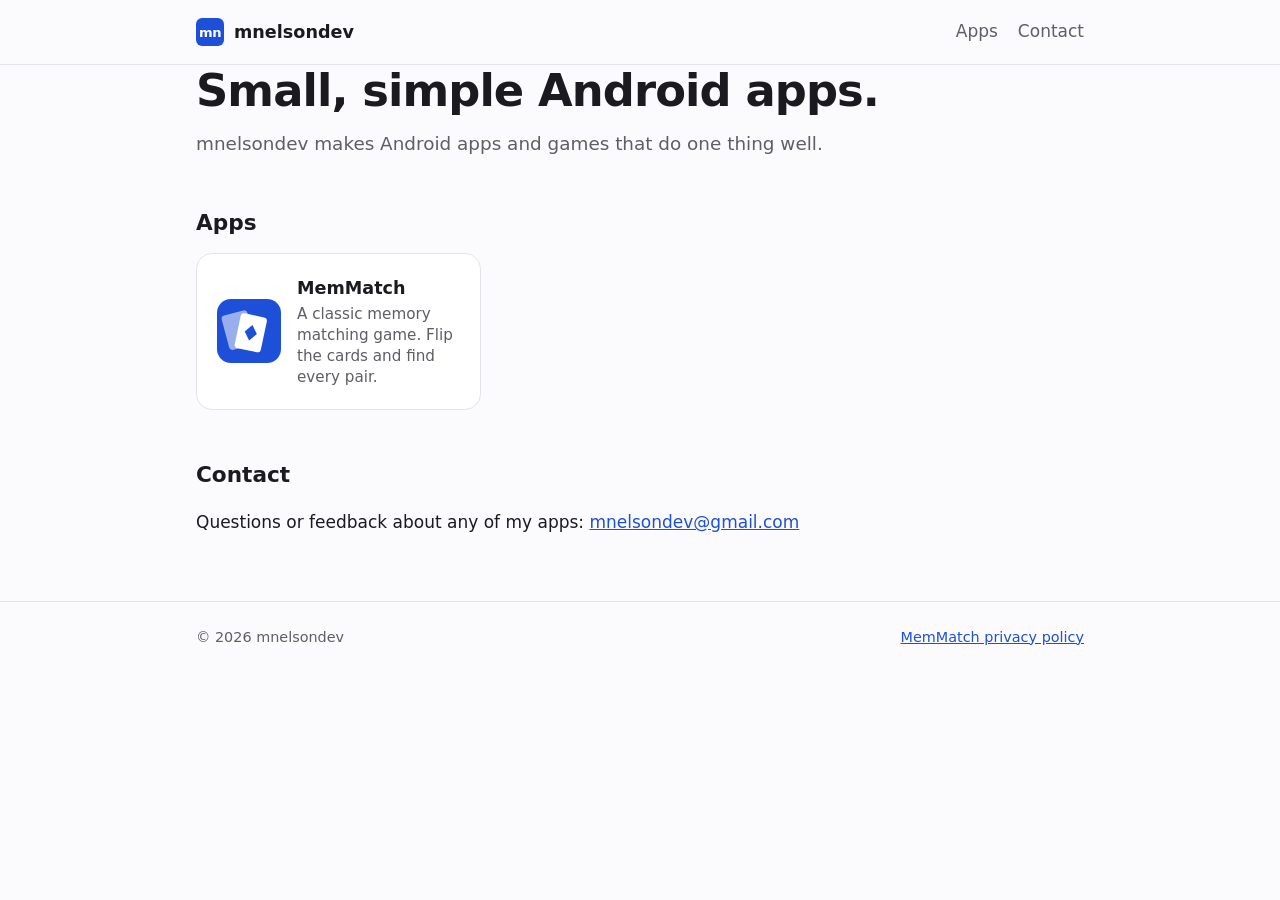
<file: index.html>
<!doctype html>
<html lang="en">
<head>
<meta charset="utf-8">
<meta name="viewport" content="width=device-width, initial-scale=1">
<title>mnelsondev</title>
<meta name="description" content="Small, simple Android apps and games from mnelsondev.">
<link rel="icon" href="/favicon.svg" type="image/svg+xml">
<link rel="stylesheet" href="/assets/site.css">
</head>
<body>
<header class="site-header">
  <div class="wrap">
    <a class="brand" href="/"><img src="/favicon.svg" alt="">mnelsondev</a>
    <nav class="site-nav"><a href="/#apps">Apps</a><a href="/#contact">Contact</a></nav>
  </div>
</header>

<main class="wrap">
  <h1>Small, simple Android apps.</h1>
  <p class="lede">mnelsondev makes Android apps and games that do one thing well.</p>

  <h2 id="apps">Apps</h2>
  <div class="apps">
    <a class="app-card" href="/memmatch/">
      <img src="/assets/img/memmatch-icon.svg" alt="">
      <div>
        <h3>MemMatch</h3>
        <p>A classic memory matching game. Flip the cards and find every pair.</p>
      </div>
    </a>
  </div>

  <h2 id="contact">Contact</h2>
  <p>Questions or feedback about any of my apps: <a href="mailto:mnelsondev@gmail.com">mnelsondev@gmail.com</a></p>
</main>

<footer class="site-footer">
  <div class="wrap"><span>© 2026 mnelsondev</span><a href="/memmatch/privacy/">MemMatch privacy policy</a></div>
</footer>
</body>
</html>
</file>
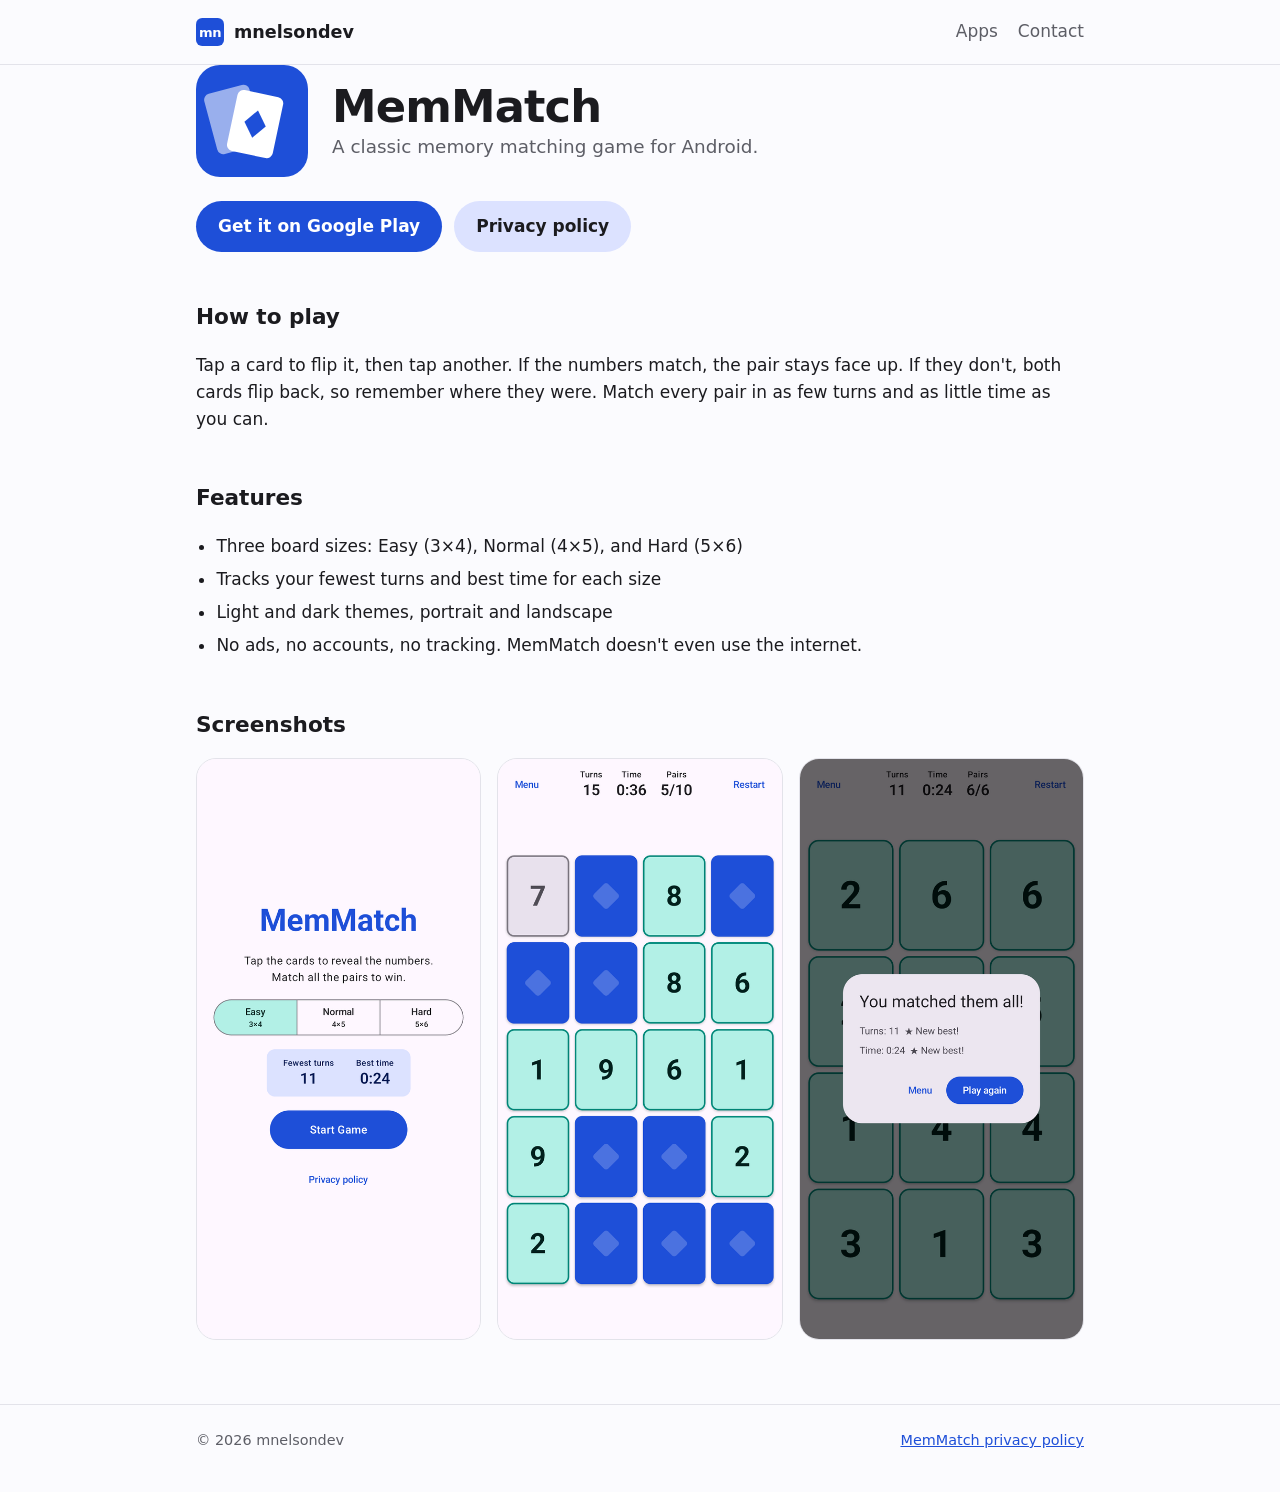
<file: memmatch/index.html>
<!doctype html>
<html lang="en">
<head>
<meta charset="utf-8">
<meta name="viewport" content="width=device-width, initial-scale=1">
<title>MemMatch</title>
<meta name="description" content="MemMatch is a classic memory matching game for Android. No ads, no tracking.">
<link rel="icon" href="/assets/img/memmatch-icon.svg" type="image/svg+xml">
<link rel="stylesheet" href="/assets/site.css">
</head>
<body>
<header class="site-header">
  <div class="wrap">
    <a class="brand" href="/"><img src="/favicon.svg" alt="">mnelsondev</a>
    <nav class="site-nav"><a href="/#apps">Apps</a><a href="/#contact">Contact</a></nav>
  </div>
</header>

<main class="wrap">
  <div class="app-hero">
    <img src="/assets/img/memmatch-icon.svg" alt="MemMatch icon">
    <div>
      <h1>MemMatch</h1>
      <p class="lede">A classic memory matching game for Android.</p>
    </div>
  </div>

  <div class="actions">
    <a class="button" href="https://play.google.com/store/apps/details?id=com.mnelsondev.memmatch">Get it on Google Play</a>
    <a class="button secondary" href="/memmatch/privacy/">Privacy policy</a>
  </div>

  <h2>How to play</h2>
  <p>Tap a card to flip it, then tap another. If the numbers match, the pair stays face up.
  If they don't, both cards flip back, so remember where they were. Match every pair in as
  few turns and as little time as you can.</p>

  <h2>Features</h2>
  <ul class="features">
    <li>Three board sizes: Easy (3×4), Normal (4×5), and Hard (5×6)</li>
    <li>Tracks your fewest turns and best time for each size</li>
    <li>Light and dark themes, portrait and landscape</li>
    <li>No ads, no accounts, no tracking. MemMatch doesn't even use the internet.</li>
  </ul>

  <h2>Screenshots</h2>
  <div class="shots">
    <img src="/assets/img/memmatch-menu.png" alt="MemMatch menu with difficulty choices and best scores" width="540" height="1105" loading="lazy">
    <img src="/assets/img/memmatch-game.png" alt="A Normal game in progress with five pairs matched and one card face up" width="540" height="1105" loading="lazy">
    <img src="/assets/img/memmatch-win.png" alt="The win screen showing turns, time, and new best scores" width="540" height="1105" loading="lazy">
  </div>
</main>

<footer class="site-footer">
  <div class="wrap"><span>© 2026 mnelsondev</span><a href="/memmatch/privacy/">MemMatch privacy policy</a></div>
</footer>
</body>
</html>
</file>
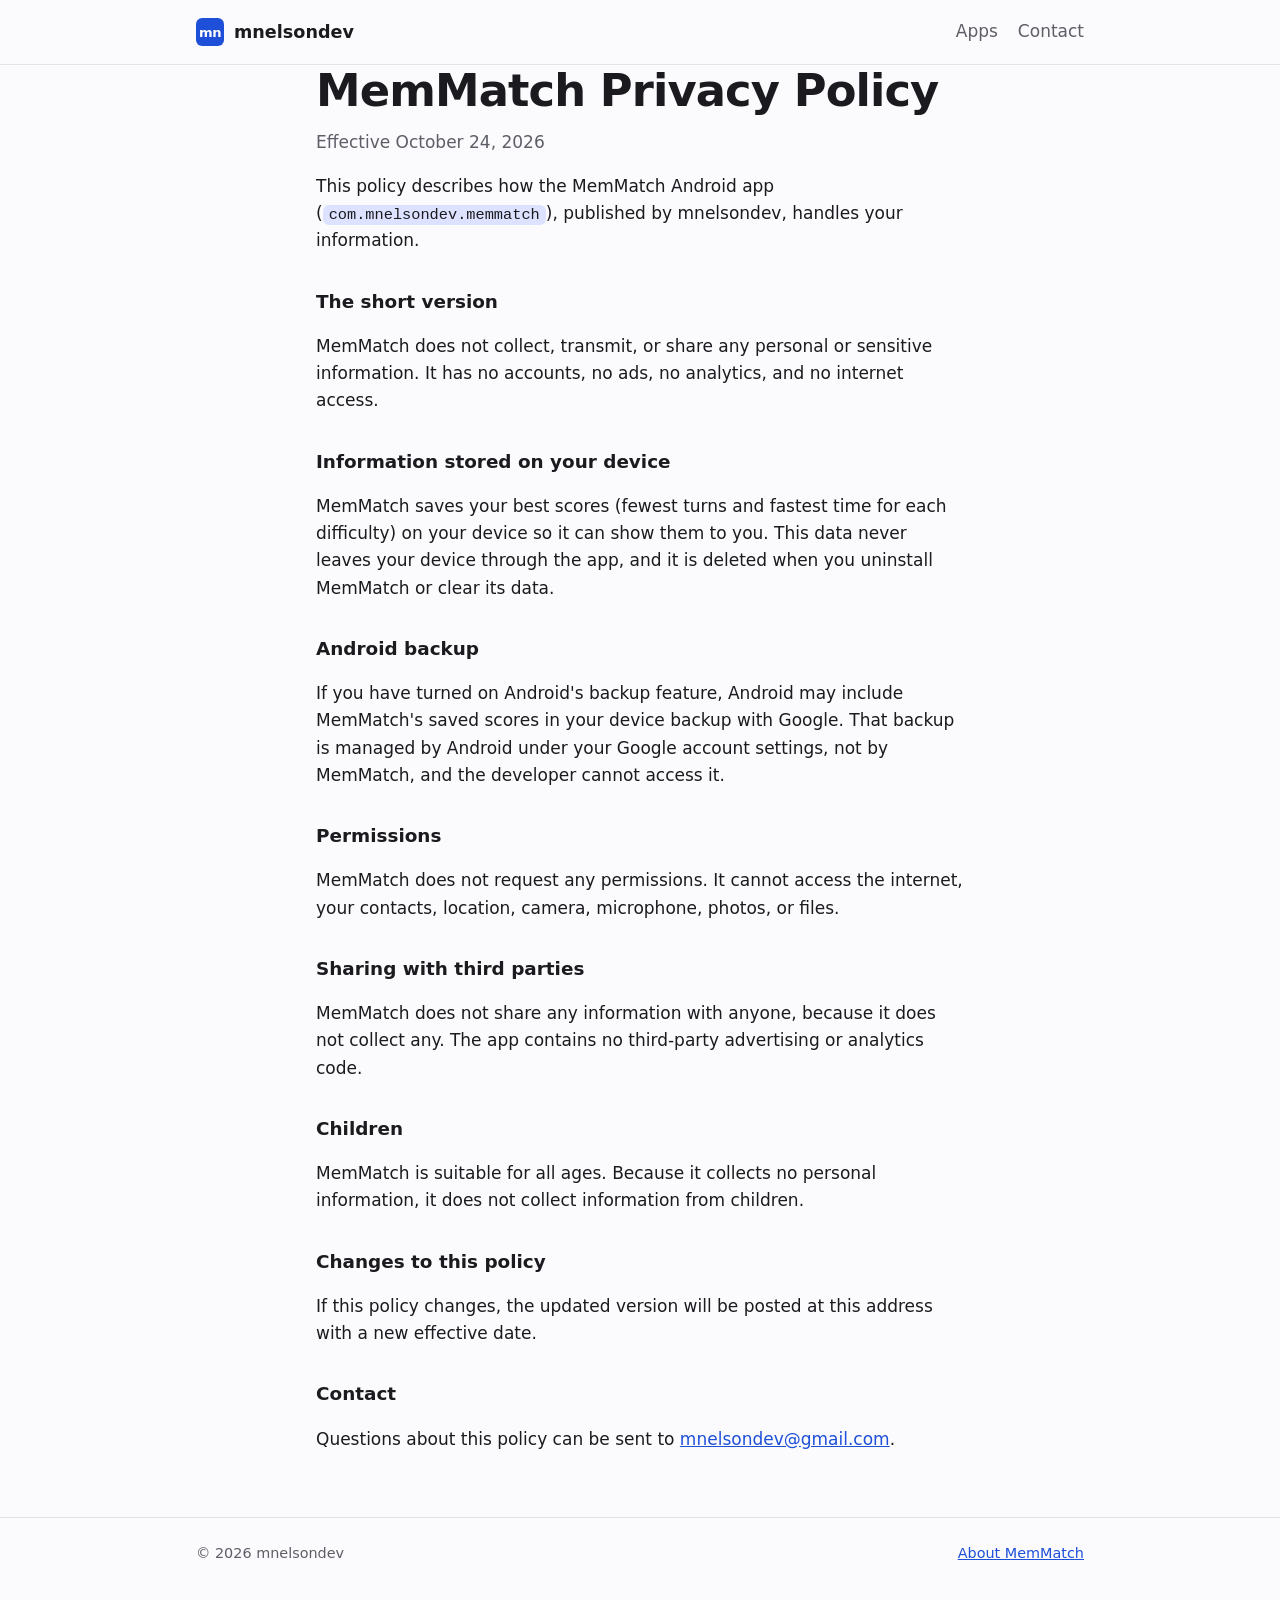
<file: memmatch/privacy/index.html>
<!doctype html>
<html lang="en">
<head>
<meta charset="utf-8">
<meta name="viewport" content="width=device-width, initial-scale=1">
<title>MemMatch Privacy Policy</title>
<meta name="description" content="Privacy policy for the MemMatch Android app.">
<link rel="icon" href="/assets/img/memmatch-icon.svg" type="image/svg+xml">
<link rel="stylesheet" href="/assets/site.css">
</head>
<body>
<header class="site-header">
  <div class="wrap">
    <a class="brand" href="/"><img src="/favicon.svg" alt="">mnelsondev</a>
    <nav class="site-nav"><a href="/#apps">Apps</a><a href="/#contact">Contact</a></nav>
  </div>
</header>

<main class="wrap prose">
  <h1>MemMatch Privacy Policy</h1>
  <p class="date">Effective October 24, 2026</p>

  <p>This policy describes how the MemMatch Android app (<code>com.mnelsondev.memmatch</code>),
  published by mnelsondev, handles your information.</p>

  <h2>The short version</h2>
  <p>MemMatch does not collect, transmit, or share any personal or sensitive information.
  It has no accounts, no ads, no analytics, and no internet access.</p>

  <h2>Information stored on your device</h2>
  <p>MemMatch saves your best scores (fewest turns and fastest time for each difficulty)
  on your device so it can show them to you. This data never leaves your device through
  the app, and it is deleted when you uninstall MemMatch or clear its data.</p>

  <h2>Android backup</h2>
  <p>If you have turned on Android's backup feature, Android may include MemMatch's saved
  scores in your device backup with Google. That backup is managed by Android under your
  Google account settings, not by MemMatch, and the developer cannot access it.</p>

  <h2>Permissions</h2>
  <p>MemMatch does not request any permissions. It cannot access the internet, your
  contacts, location, camera, microphone, photos, or files.</p>

  <h2>Sharing with third parties</h2>
  <p>MemMatch does not share any information with anyone, because it does not collect any.
  The app contains no third-party advertising or analytics code.</p>

  <h2>Children</h2>
  <p>MemMatch is suitable for all ages. Because it collects no personal information,
  it does not collect information from children.</p>

  <h2>Changes to this policy</h2>
  <p>If this policy changes, the updated version will be posted at this address with a
  new effective date.</p>

  <h2>Contact</h2>
  <p>Questions about this policy can be sent to
  <a href="mailto:mnelsondev@gmail.com">mnelsondev@gmail.com</a>.</p>
</main>

<footer class="site-footer">
  <div class="wrap"><span>© 2026 mnelsondev</span><a href="/memmatch/">About MemMatch</a></div>
</footer>
</body>
</html>
</file>
<file: assets/site.css>
/* Shared styles for mnelsondev.com */
:root {
  --bg: #fbfbfe;
  --surface: #ffffff;
  --fg: #1b1b1f;
  --muted: #5d5e66;
  --border: #e3e3ea;
  --accent: #1e4fd8;
  --accent-fg: #ffffff;
  --accent-soft: #dce2ff;
  --radius: 16px;
  --max: 920px;
  color-scheme: light;
}
@media (prefers-color-scheme: dark) {
  :root {
    --bg: #131318;
    --surface: #1d1d23;
    --fg: #e4e1e6;
    --muted: #a9aab4;
    --border: #2f2f38;
    --accent: #b6c4ff;
    --accent-fg: #002780;
    --accent-soft: #23305e;
    color-scheme: dark;
  }
}

* { box-sizing: border-box; }
html { -webkit-text-size-adjust: 100%; }
body {
  margin: 0;
  background: var(--bg);
  color: var(--fg);
  font: 17px/1.6 system-ui, -apple-system, "Segoe UI", Roboto, sans-serif;
}
a { color: var(--accent); }
img { max-width: 100%; height: auto; display: block; }

.wrap { max-width: var(--max); margin: 0 auto; padding: 0 16px; }

/* Header / footer */
.site-header { border-bottom: 1px solid var(--border); }
.site-header .wrap { display: flex; align-items: center; justify-content: space-between; height: 64px; }
.brand { display: flex; align-items: center; gap: 10px; font-weight: 700; font-size: 1.1rem; color: var(--fg); text-decoration: none; }
.brand img { width: 28px; height: 28px; }
.site-nav { display: flex; gap: 20px; }
.site-nav a { color: var(--muted); text-decoration: none; font-weight: 500; }
.site-nav a:hover { color: var(--fg); }

.site-footer { border-top: 1px solid var(--border); margin-top: 64px; padding: 24px 0 40px; color: var(--muted); font-size: 0.9rem; }
.site-footer .wrap { display: flex; flex-wrap: wrap; gap: 8px 24px; justify-content: space-between; }

/* Content */
main { padding: 48px 0 0; }
h1 { font-size: clamp(2rem, 6vw, 2.8rem); line-height: 1.15; margin: 0 0 12px; letter-spacing: -0.02em; }
h2 { font-size: 1.35rem; margin: 48px 0 12px; }
.lede { font-size: 1.15rem; color: var(--muted); max-width: 40em; margin: 0; }

/* App cards */
.apps { display: grid; grid-template-columns: repeat(auto-fill, minmax(260px, 1fr)); gap: 16px; }
.app-card {
  display: flex; gap: 16px; align-items: center;
  padding: 20px; border: 1px solid var(--border); border-radius: var(--radius);
  background: var(--surface); color: var(--fg); text-decoration: none;
  transition: border-color .15s, transform .15s;
}
.app-card:hover { border-color: var(--accent); transform: translateY(-2px); }
.app-card img { width: 64px; height: 64px; border-radius: 14px; flex: none; }
.app-card h3 { margin: 0; font-size: 1.1rem; }
.app-card p { margin: 2px 0 0; color: var(--muted); font-size: 0.95rem; line-height: 1.4; }

/* App page */
.app-hero { display: flex; gap: 24px; align-items: center; flex-wrap: wrap; }
.app-hero img { width: 112px; height: 112px; border-radius: 24px; flex: none; }
.app-hero h1 { margin: 0; }
.actions { display: flex; flex-wrap: wrap; gap: 12px; margin-top: 24px; }
.button {
  display: inline-flex; align-items: center; gap: 8px;
  padding: 12px 22px; border-radius: 999px; font-weight: 600; text-decoration: none;
  background: var(--accent); color: var(--accent-fg);
}
.button.secondary { background: var(--accent-soft); color: var(--fg); }
.features { padding-left: 1.2em; }
.features li { margin: 6px 0; }
.shots { display: grid; grid-template-columns: repeat(3, 1fr); gap: 16px; margin-top: 16px; }
.shots img { border-radius: 20px; border: 1px solid var(--border); }
@media (max-width: 640px) {
  .shots { grid-template-columns: none; grid-auto-flow: column; grid-auto-columns: 70%; overflow-x: auto; scroll-snap-type: x mandatory; padding-bottom: 8px; }
  .shots img { scroll-snap-align: start; }
}

/* Long-form text (privacy policies) */
.prose { max-width: 680px; }
.prose h2 { font-size: 1.15rem; margin-top: 32px; }
.prose .date { color: var(--muted); margin-top: 0; }
code { font-size: 0.9em; background: var(--accent-soft); padding: 1px 6px; border-radius: 6px; }
</file>
